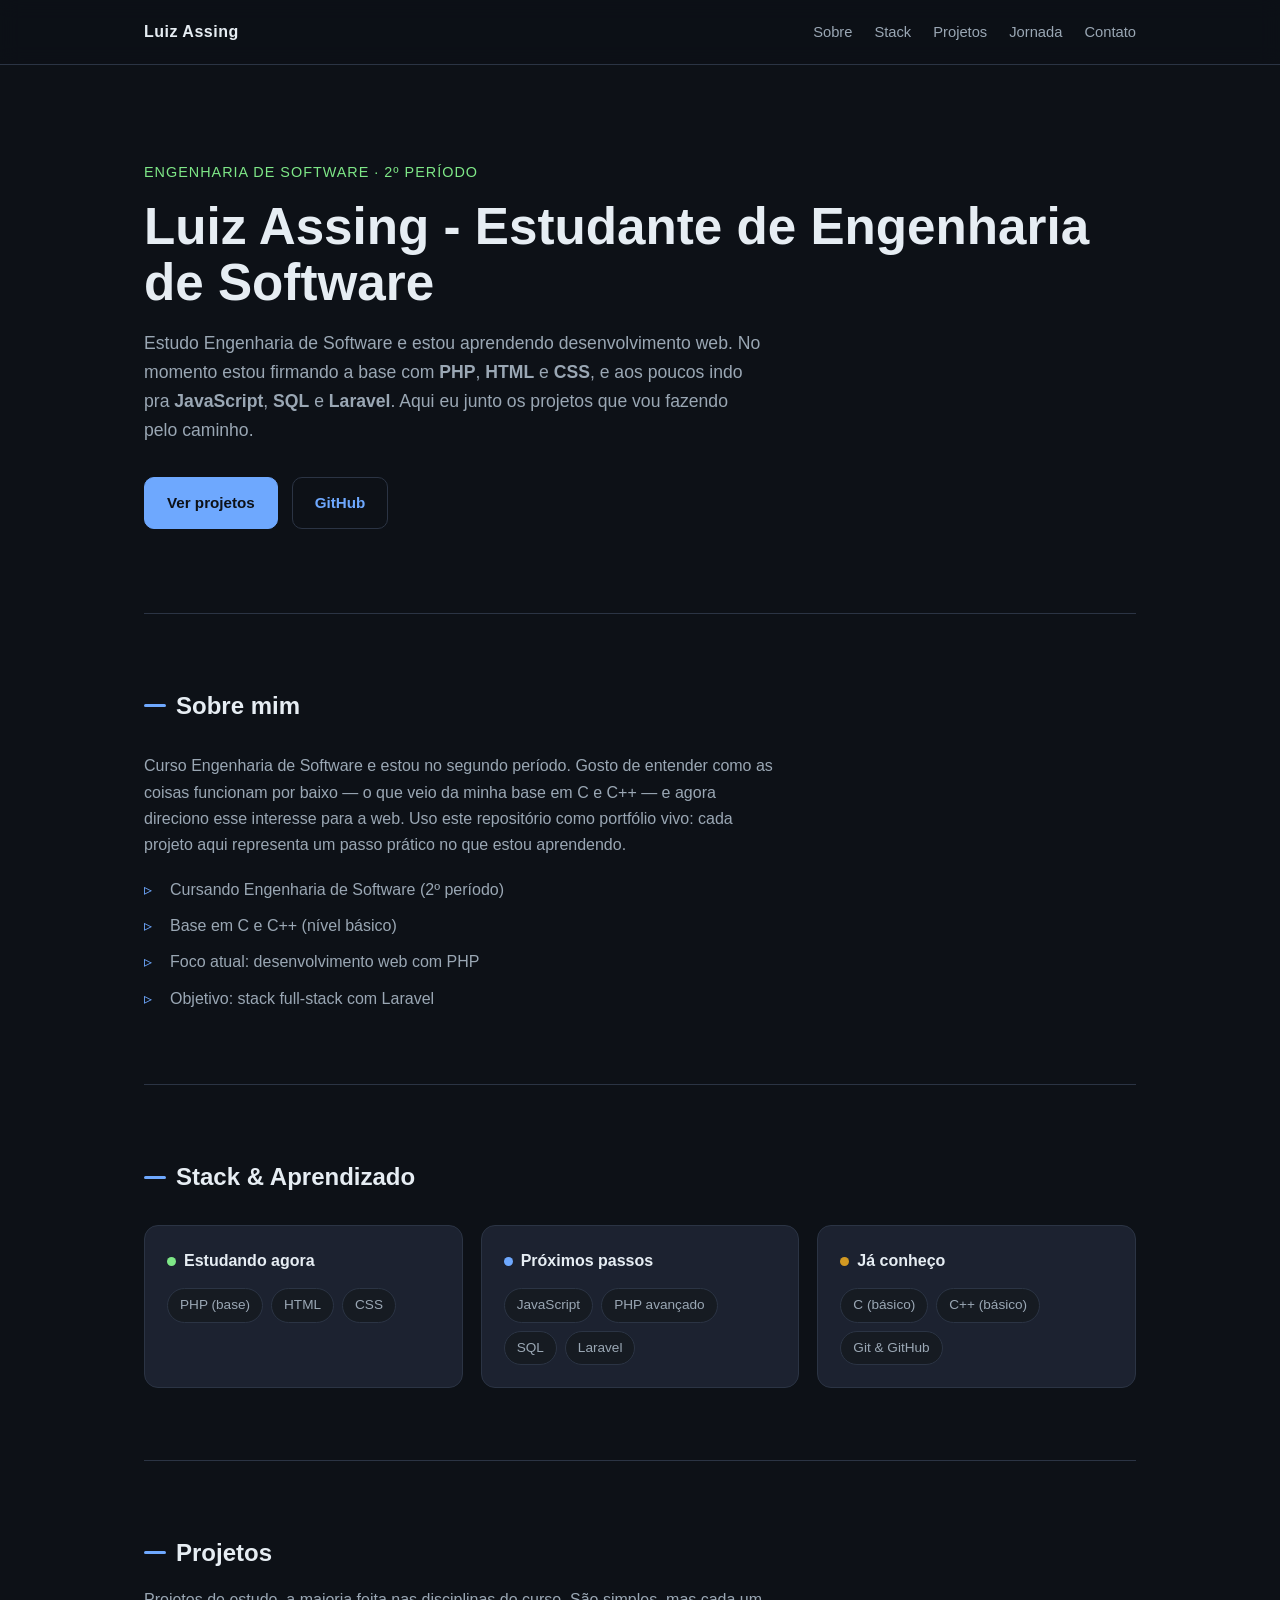
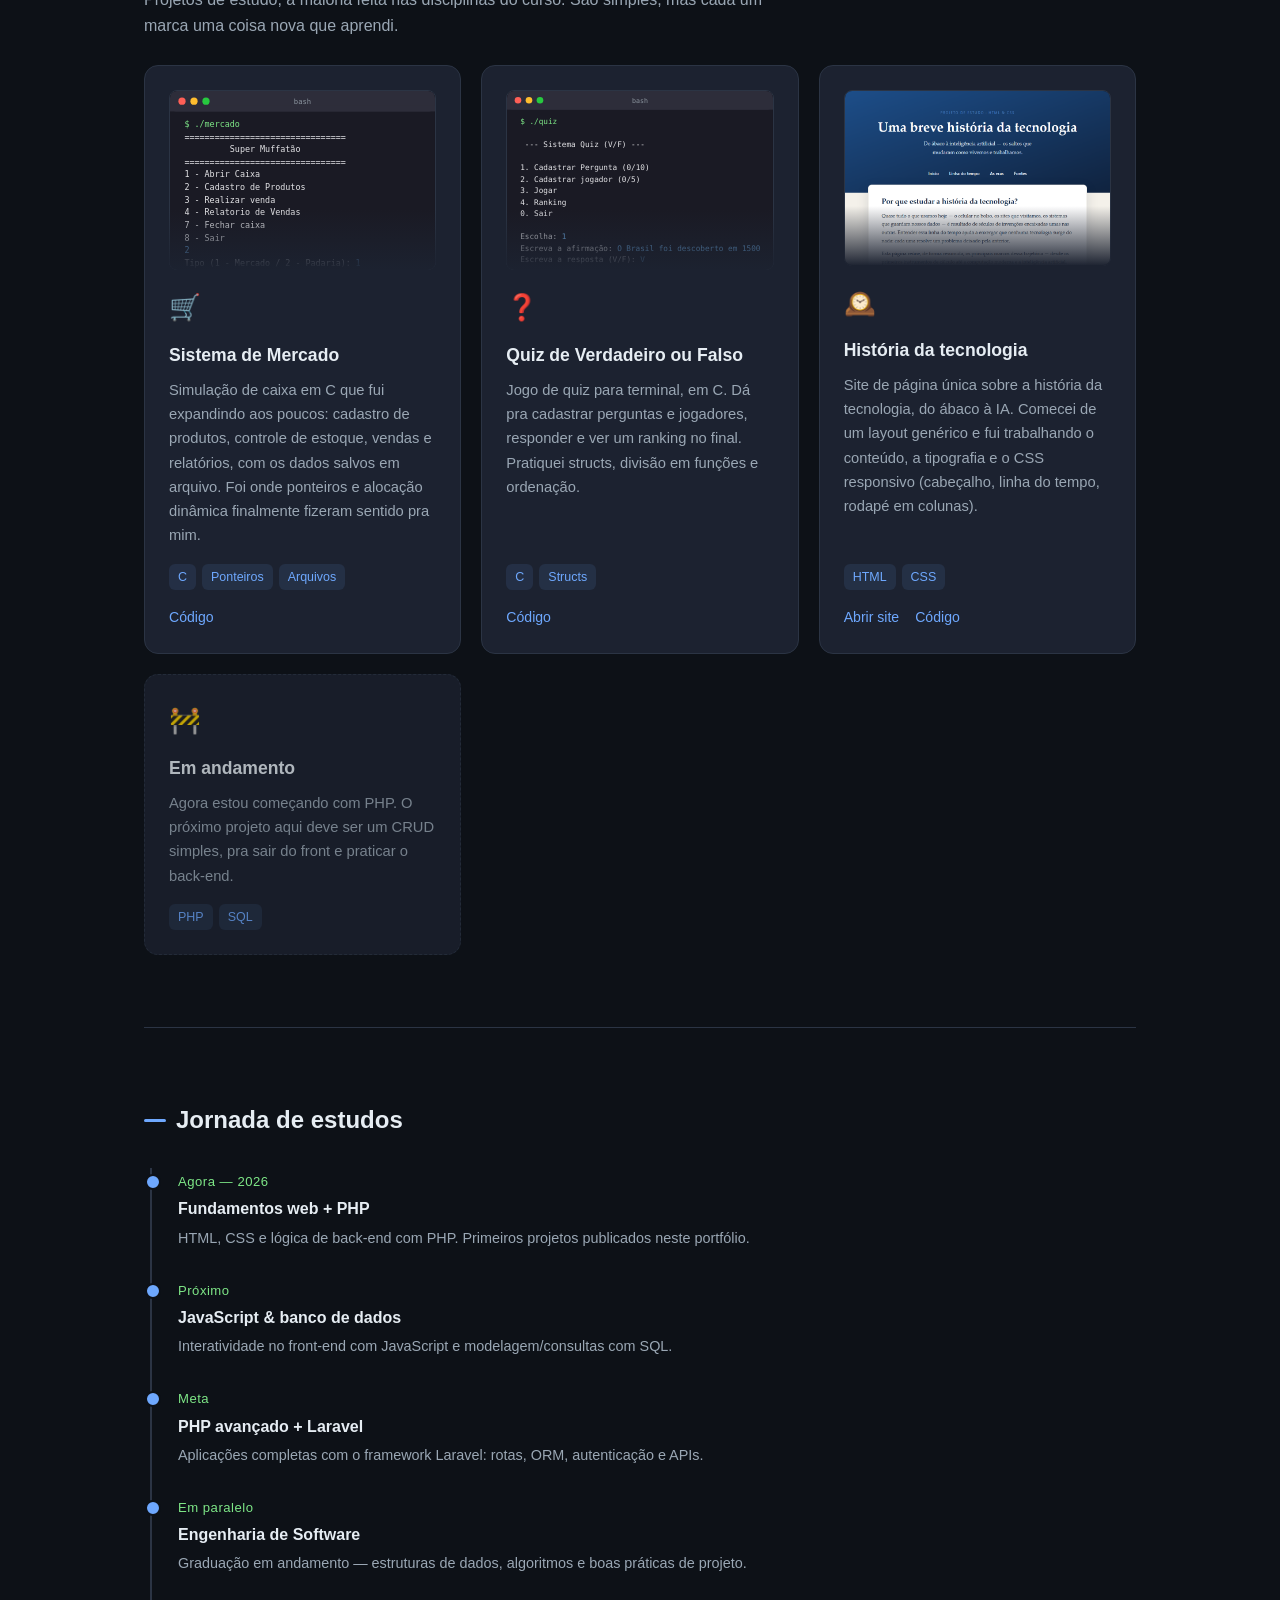
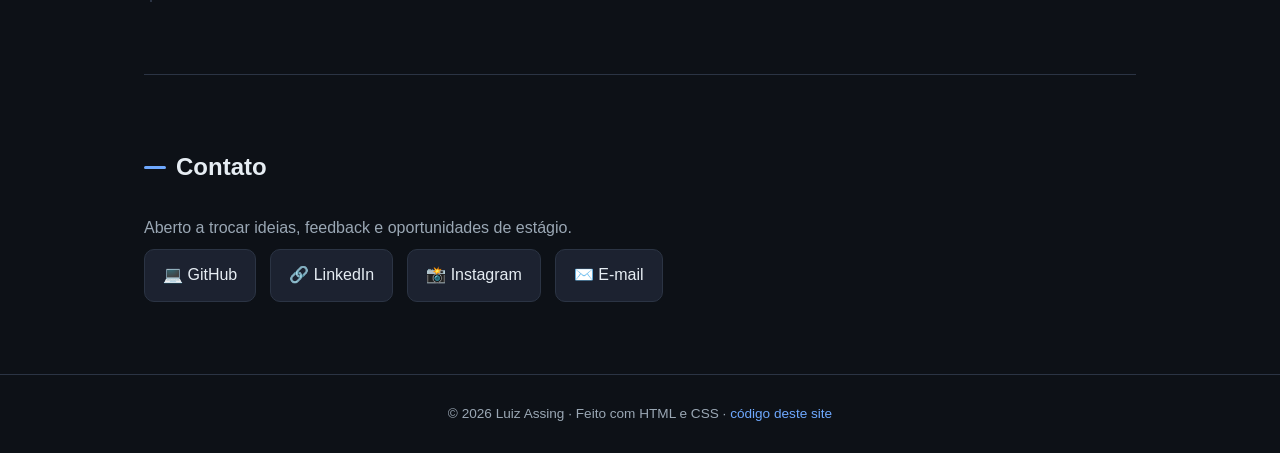
<file: index.html>
<!DOCTYPE html>
<html lang="pt-BR">
<head>
<meta charset="UTF-8" />
<meta name="viewport" content="width=device-width, initial-scale=1.0" />
<meta name="description" content="Portfólio de Luiz Assing — estudante de Engenharia de Software. Projetos pessoais em PHP, HTML, CSS, JavaScript e Laravel." />
<meta name="author" content="Luiz Assing" />
<meta property="og:title" content="Luiz Assing — Portfólio" />
<meta property="og:description" content="Estudante de Engenharia de Software. Projetos pessoais em PHP, HTML, CSS, JavaScript e Laravel." />
<meta property="og:type" content="website" />
<title>Luiz Assing — Portfólio</title>
<style>
  :root {
    --bg: #0d1117;
    --bg-soft: #161b22;
    --bg-card: #1c2230;
    --border: #2b3444;
    --text: #e6edf3;
    --text-dim: #9aa7b4;
    --accent: #6ea8fe;
    --accent-2: #7ee787;
    --radius: 14px;
    --max: 1040px;
  }
  * { box-sizing: border-box; margin: 0; padding: 0; }
  html { scroll-behavior: smooth; scroll-padding-top: 80px; }
  body {
    background: var(--bg);
    color: var(--text);
    font-family: -apple-system, BlinkMacSystemFont, "Segoe UI", Roboto, Helvetica, Arial, sans-serif;
    line-height: 1.65;
    -webkit-font-smoothing: antialiased;
  }
  a { color: var(--accent); text-decoration: none; }
  a:hover { text-decoration: underline; }
  .wrap { max-width: var(--max); margin: 0 auto; padding: 0 24px; }
  section { padding: 72px 0; border-top: 1px solid var(--border); }
  h2 {
    font-size: 1.5rem;
    margin-bottom: 28px;
    display: flex;
    align-items: center;
    gap: 10px;
  }
  h2::before { content: ""; width: 22px; height: 3px; background: var(--accent); border-radius: 3px; }

  /* NAV */
  header {
    position: sticky; top: 0; z-index: 50;
    background: rgba(13,17,23,.82);
    backdrop-filter: blur(10px);
    border-bottom: 1px solid var(--border);
  }
  nav { display: flex; align-items: center; justify-content: space-between; height: 64px; }
  nav .brand { font-weight: 700; letter-spacing: .5px; }
  nav ul { display: flex; gap: 22px; list-style: none; }
  nav ul a { color: var(--text-dim); font-size: .92rem; }
  nav ul a:hover { color: var(--text); text-decoration: none; }
  .menu-btn { display: none; background: none; border: 0; color: var(--text); font-size: 1.5rem; cursor: pointer; }

  /* HERO */
  .hero { padding: 96px 0 84px; border-top: 0; }
  .hero .tag { color: var(--accent-2); font-size: .9rem; letter-spacing: 1px; text-transform: uppercase; }
  .hero h1 { font-size: clamp(2rem, 6vw, 3.2rem); line-height: 1.1; margin: 14px 0 18px; }
  .hero p.lead { font-size: 1.1rem; color: var(--text-dim); max-width: 620px; }
  .cta { margin-top: 32px; display: flex; gap: 14px; flex-wrap: wrap; }
  .btn {
    display: inline-block; padding: 12px 22px; border-radius: 10px;
    font-weight: 600; font-size: .95rem; border: 1px solid var(--border);
  }
  .btn.primary { background: var(--accent); color: #0d1117; border-color: var(--accent); }
  .btn.primary:hover { filter: brightness(1.08); text-decoration: none; }
  .btn.ghost:hover { border-color: var(--accent); text-decoration: none; }

  /* ABOUT */
  .about-grid { display: grid; grid-template-columns: 1fr; gap: 18px; }
  .fact-list { list-style: none; display: grid; gap: 10px; }
  .fact-list li { padding-left: 26px; position: relative; color: var(--text-dim); }
  .fact-list li::before { content: "▹"; position: absolute; left: 0; color: var(--accent); }

  /* SKILLS */
  .skills-cols { display: grid; grid-template-columns: repeat(auto-fit, minmax(240px, 1fr)); gap: 18px; }
  .skill-card { background: var(--bg-card); border: 1px solid var(--border); border-radius: var(--radius); padding: 22px; }
  .skill-card h3 { font-size: 1rem; margin-bottom: 14px; }
  .skill-card h3 .dot { display: inline-block; width: 9px; height: 9px; border-radius: 50%; margin-right: 8px; }
  .dot.now { background: var(--accent-2); }
  .dot.next { background: var(--accent); }
  .dot.base { background: #d29922; }
  .chips { display: flex; flex-wrap: wrap; gap: 8px; }
  .chip { background: var(--bg-soft); border: 1px solid var(--border); border-radius: 999px; padding: 5px 12px; font-size: .85rem; color: var(--text-dim); }

  /* PROJECTS */
  .proj-grid { display: grid; grid-template-columns: repeat(auto-fit, minmax(280px, 1fr)); gap: 20px; }
  .proj {
    background: var(--bg-card); border: 1px solid var(--border); border-radius: var(--radius);
    padding: 24px; display: flex; flex-direction: column; transition: transform .18s ease, border-color .18s ease;
  }
  .proj:hover { transform: translateY(-4px); border-color: var(--accent); }
  .proj .shot {
    display: block; width: 100%; max-height: 180px;
    object-fit: cover; object-position: top;
    border: 1px solid var(--border); border-radius: 8px;
    margin-bottom: 16px; background: #1a1a24;
  }
  .proj a.shot-link { display: block; position: relative; }
  .proj a.shot-link::after {
    content: ""; position: absolute; left: 0; right: 0; bottom: 16px; height: 60px;
    border-radius: 0 0 8px 8px;
    background: linear-gradient(rgba(28,34,48,0), var(--bg-card));
  }
  .proj a.shot-link:hover .shot { border-color: var(--accent); }
  .proj .ico { font-size: 1.6rem; margin-bottom: 12px; }
  .proj h3 { font-size: 1.1rem; margin-bottom: 8px; }
  .proj p { color: var(--text-dim); font-size: .92rem; flex: 1; }
  .proj .stack { margin-top: 16px; display: flex; flex-wrap: wrap; gap: 6px; }
  .proj .stack span { font-size: .78rem; color: var(--accent); background: rgba(110,168,254,.1); padding: 3px 9px; border-radius: 6px; }
  .proj .links { margin-top: 16px; display: flex; gap: 16px; font-size: .88rem; }
  .proj.placeholder { border-style: dashed; opacity: .75; }

  /* TIMELINE */
  .timeline { border-left: 2px solid var(--border); margin-left: 6px; }
  .timeline li { list-style: none; position: relative; padding: 0 0 26px 26px; }
  .timeline li::before {
    content: ""; position: absolute; left: -7px; top: 6px;
    width: 12px; height: 12px; border-radius: 50%; background: var(--accent); border: 2px solid var(--bg);
  }
  .timeline .when { font-size: .82rem; color: var(--accent-2); letter-spacing: .5px; }
  .timeline h3 { font-size: 1rem; margin: 2px 0 4px; }
  .timeline p { color: var(--text-dim); font-size: .9rem; }

  /* CONTACT */
  .contact-links { display: flex; flex-wrap: wrap; gap: 14px; margin-top: 8px; }
  .contact-links a {
    display: inline-flex; align-items: center; gap: 8px;
    background: var(--bg-card); border: 1px solid var(--border);
    padding: 12px 18px; border-radius: 10px; color: var(--text);
  }
  .contact-links a:hover { border-color: var(--accent); text-decoration: none; }

  footer { border-top: 1px solid var(--border); padding: 28px 0; text-align: center; color: var(--text-dim); font-size: .85rem; }

  /* reveal */
  .reveal { opacity: 0; transform: translateY(16px); transition: opacity .5s ease, transform .5s ease; }
  .reveal.show { opacity: 1; transform: none; }
  @media (prefers-reduced-motion: reduce) { .reveal { opacity: 1; transform: none; } }

  @media (max-width: 700px) {
    nav ul {
      position: absolute; top: 64px; left: 0; right: 0;
      flex-direction: column; gap: 0;
      background: var(--bg-soft); border-bottom: 1px solid var(--border);
      display: none;
    }
    nav ul.open { display: flex; }
    nav ul li { border-top: 1px solid var(--border); }
    nav ul a { display: block; padding: 14px 24px; }
    .menu-btn { display: block; }
  }
</style>
</head>
<body>

<header>
  <div class="wrap">
    <nav>
      <span class="brand">Luiz Assing</span>
      <button class="menu-btn" aria-label="Abrir menu" aria-expanded="false">☰</button>
      <ul id="menu">
        <li><a href="#sobre">Sobre</a></li>
        <li><a href="#stack">Stack</a></li>
        <li><a href="#projetos">Projetos</a></li>
        <li><a href="#jornada">Jornada</a></li>
        <li><a href="#contato">Contato</a></li>
      </ul>
    </nav>
  </div>
</header>

<main class="wrap">

  <section class="hero">
    <p class="tag">Engenharia de Software · 2º período</p>
    <h1>Luiz Assing - Estudante de Engenharia de Software</h1>
    <p class="lead">
      Estudo Engenharia de Software e estou aprendendo desenvolvimento web. No momento estou
      firmando a base com <strong>PHP</strong>, <strong>HTML</strong> e <strong>CSS</strong>, e aos poucos
      indo pra <strong>JavaScript</strong>, <strong>SQL</strong> e <strong>Laravel</strong>. Aqui eu junto os
      projetos que vou fazendo pelo caminho.
    </p>
    <div class="cta">
      <a class="btn primary" href="#projetos">Ver projetos</a>
      <a class="btn ghost" href="https://github.com/LuizAssing" target="_blank" rel="noopener">GitHub</a>
    </div>
  </section>

  <section id="sobre" class="reveal">
    <h2>Sobre mim</h2>
    <div class="about-grid">
      <p style="color:var(--text-dim); max-width:640px;">
        Curso Engenharia de Software e estou no segundo período. Gosto de entender como as
        coisas funcionam por baixo — o que veio da minha base em C e C++ — e agora direciono
        esse interesse para a web. Uso este repositório como portfólio vivo: cada projeto aqui
        representa um passo prático no que estou aprendendo.
      </p>
      <ul class="fact-list">
        <li>Cursando Engenharia de Software (2º período)</li>
        <li>Base em C e C++ (nível básico)</li>
        <li>Foco atual: desenvolvimento web com PHP</li>
        <li>Objetivo: stack full-stack com Laravel</li>
      </ul>
    </div>
  </section>

  <section id="stack" class="reveal">
    <h2>Stack &amp; Aprendizado</h2>
    <div class="skills-cols">
      <div class="skill-card">
        <h3><span class="dot now"></span>Estudando agora</h3>
        <div class="chips">
          <span class="chip">PHP (base)</span>
          <span class="chip">HTML</span>
          <span class="chip">CSS</span>
        </div>
      </div>
      <div class="skill-card">
        <h3><span class="dot next"></span>Próximos passos</h3>
        <div class="chips">
          <span class="chip">JavaScript</span>
          <span class="chip">PHP avançado</span>
          <span class="chip">SQL</span>
          <span class="chip">Laravel</span>
        </div>
      </div>
      <div class="skill-card">
        <h3><span class="dot base"></span>Já conheço</h3>
        <div class="chips">
          <span class="chip">C (básico)</span>
          <span class="chip">C++ (básico)</span>
          <span class="chip">Git &amp; GitHub</span>
        </div>
      </div>
    </div>
  </section>

  <section id="projetos" class="reveal">
    <h2>Projetos</h2>
    <p style="color:var(--text-dim); max-width:640px; margin-top:-14px; margin-bottom:26px;">
      Projetos de estudo, a maioria feita nas disciplinas do curso. São simples, mas
      cada um marca uma coisa nova que aprendi.
    </p>
    <div class="proj-grid">

      <article class="proj">
        <a class="shot-link" href="projetos/sistema-mercado-c/" title="Ver o projeto">
          <img class="shot" src="projetos/sistema-mercado-c/demo.svg" alt="Sistema de Mercado rodando no terminal" loading="lazy" />
        </a>
        <div class="ico">🛒</div>
        <h3>Sistema de Mercado</h3>
        <p>
          Simulação de caixa em C que fui expandindo aos poucos: cadastro de produtos,
          controle de estoque, vendas e relatórios, com os dados salvos em arquivo. Foi
          onde ponteiros e alocação dinâmica finalmente fizeram sentido pra mim.
        </p>
        <div class="stack"><span>C</span><span>Ponteiros</span><span>Arquivos</span></div>
        <div class="links">
          <a href="projetos/sistema-mercado-c/">Código</a>
        </div>
      </article>

      <article class="proj">
        <a class="shot-link" href="projetos/quiz-vf-c/" title="Ver o projeto">
          <img class="shot" src="projetos/quiz-vf-c/demo.svg" alt="Quiz rodando no terminal" loading="lazy" />
        </a>
        <div class="ico">❓</div>
        <h3>Quiz de Verdadeiro ou Falso</h3>
        <p>
          Jogo de quiz para terminal, em C. Dá pra cadastrar perguntas e jogadores, responder
          e ver um ranking no final. Pratiquei structs, divisão em funções e ordenação.
        </p>
        <div class="stack"><span>C</span><span>Structs</span></div>
        <div class="links">
          <a href="projetos/quiz-vf-c/">Código</a>
        </div>
      </article>

      <article class="proj">
        <a class="shot-link" href="projetos/site/" title="Abrir o site">
          <img class="shot" src="projetos/site/preview.png" alt="Site sobre a história da tecnologia" loading="lazy" />
        </a>
        <div class="ico">🕰️</div>
        <h3>História da tecnologia</h3>
        <p>
          Site de página única sobre a história da tecnologia, do ábaco à IA. Comecei
          de um layout genérico e fui trabalhando o conteúdo, a tipografia e o CSS
          responsivo (cabeçalho, linha do tempo, rodapé em colunas).
        </p>
        <div class="stack"><span>HTML</span><span>CSS</span></div>
        <div class="links">
          <a href="projetos/site/" target="_blank" rel="noopener">Abrir site</a>
          <a href="https://github.com/LuizAssing/RepositorioPessoal/tree/main/projetos/site">Código</a>
        </div>
      </article>

      <article class="proj placeholder">
        <div class="ico">🚧</div>
        <h3>Em andamento</h3>
        <p>
          Agora estou começando com PHP. O próximo projeto aqui deve ser um CRUD
          simples, pra sair do front e praticar o back-end.
        </p>
        <div class="stack"><span>PHP</span><span>SQL</span></div>
      </article>

    </div>
  </section>

  <section id="jornada" class="reveal">
    <h2>Jornada de estudos</h2>
    <ul class="timeline">
      <li>
        <span class="when">Agora — 2026</span>
        <h3>Fundamentos web + PHP</h3>
        <p>HTML, CSS e lógica de back-end com PHP. Primeiros projetos publicados neste portfólio.</p>
      </li>
      <li>
        <span class="when">Próximo</span>
        <h3>JavaScript &amp; banco de dados</h3>
        <p>Interatividade no front-end com JavaScript e modelagem/consultas com SQL.</p>
      </li>
      <li>
        <span class="when">Meta</span>
        <h3>PHP avançado + Laravel</h3>
        <p>Aplicações completas com o framework Laravel: rotas, ORM, autenticação e APIs.</p>
      </li>
      <li>
        <span class="when">Em paralelo</span>
        <h3>Engenharia de Software</h3>
        <p>Graduação em andamento — estruturas de dados, algoritmos e boas práticas de projeto.</p>
      </li>
    </ul>
  </section>

  <section id="contato" class="reveal">
    <h2>Contato</h2>
    <p style="color:var(--text-dim);">Aberto a trocar ideias, feedback e oportunidades de estágio.</p>
    <div class="contact-links">
      <a href="https://github.com/LuizAssing" target="_blank" rel="noopener">💻 GitHub</a>
      <a href="https://www.linkedin.com/in/luiz-swe" target="_blank" rel="noopener">🔗 LinkedIn</a>
      <a href="https://www.instagram.com/luiz_assing" target="_blank" rel="noopener">📸 Instagram</a>
      <a href="mailto:luiz.r.assing@gmail.com">✉️ E-mail</a>
    </div>
  </section>

</main>

<footer>
  <div class="wrap">
    © <span id="year"></span> Luiz Assing · Feito com HTML e CSS · <a href="https://github.com/LuizAssing/RepositorioPessoal">código deste site</a>
  </div>
</footer>

<script>
  // menu mobile
  var btn = document.querySelector('.menu-btn');
  var menu = document.getElementById('menu');
  btn.addEventListener('click', function () {
    var open = menu.classList.toggle('open');
    btn.setAttribute('aria-expanded', open);
  });
  menu.addEventListener('click', function (e) {
    if (e.target.tagName === 'A') { menu.classList.remove('open'); btn.setAttribute('aria-expanded', false); }
  });

  // ano no rodapé
  document.getElementById('year').textContent = new Date().getFullYear();

  // reveal ao rolar
  var obs = new IntersectionObserver(function (entries) {
    entries.forEach(function (en) {
      if (en.isIntersecting) { en.target.classList.add('show'); obs.unobserve(en.target); }
    });
  }, { threshold: 0.12 });
  document.querySelectorAll('.reveal').forEach(function (el) { obs.observe(el); });
</script>

</body>
</html>
</file>
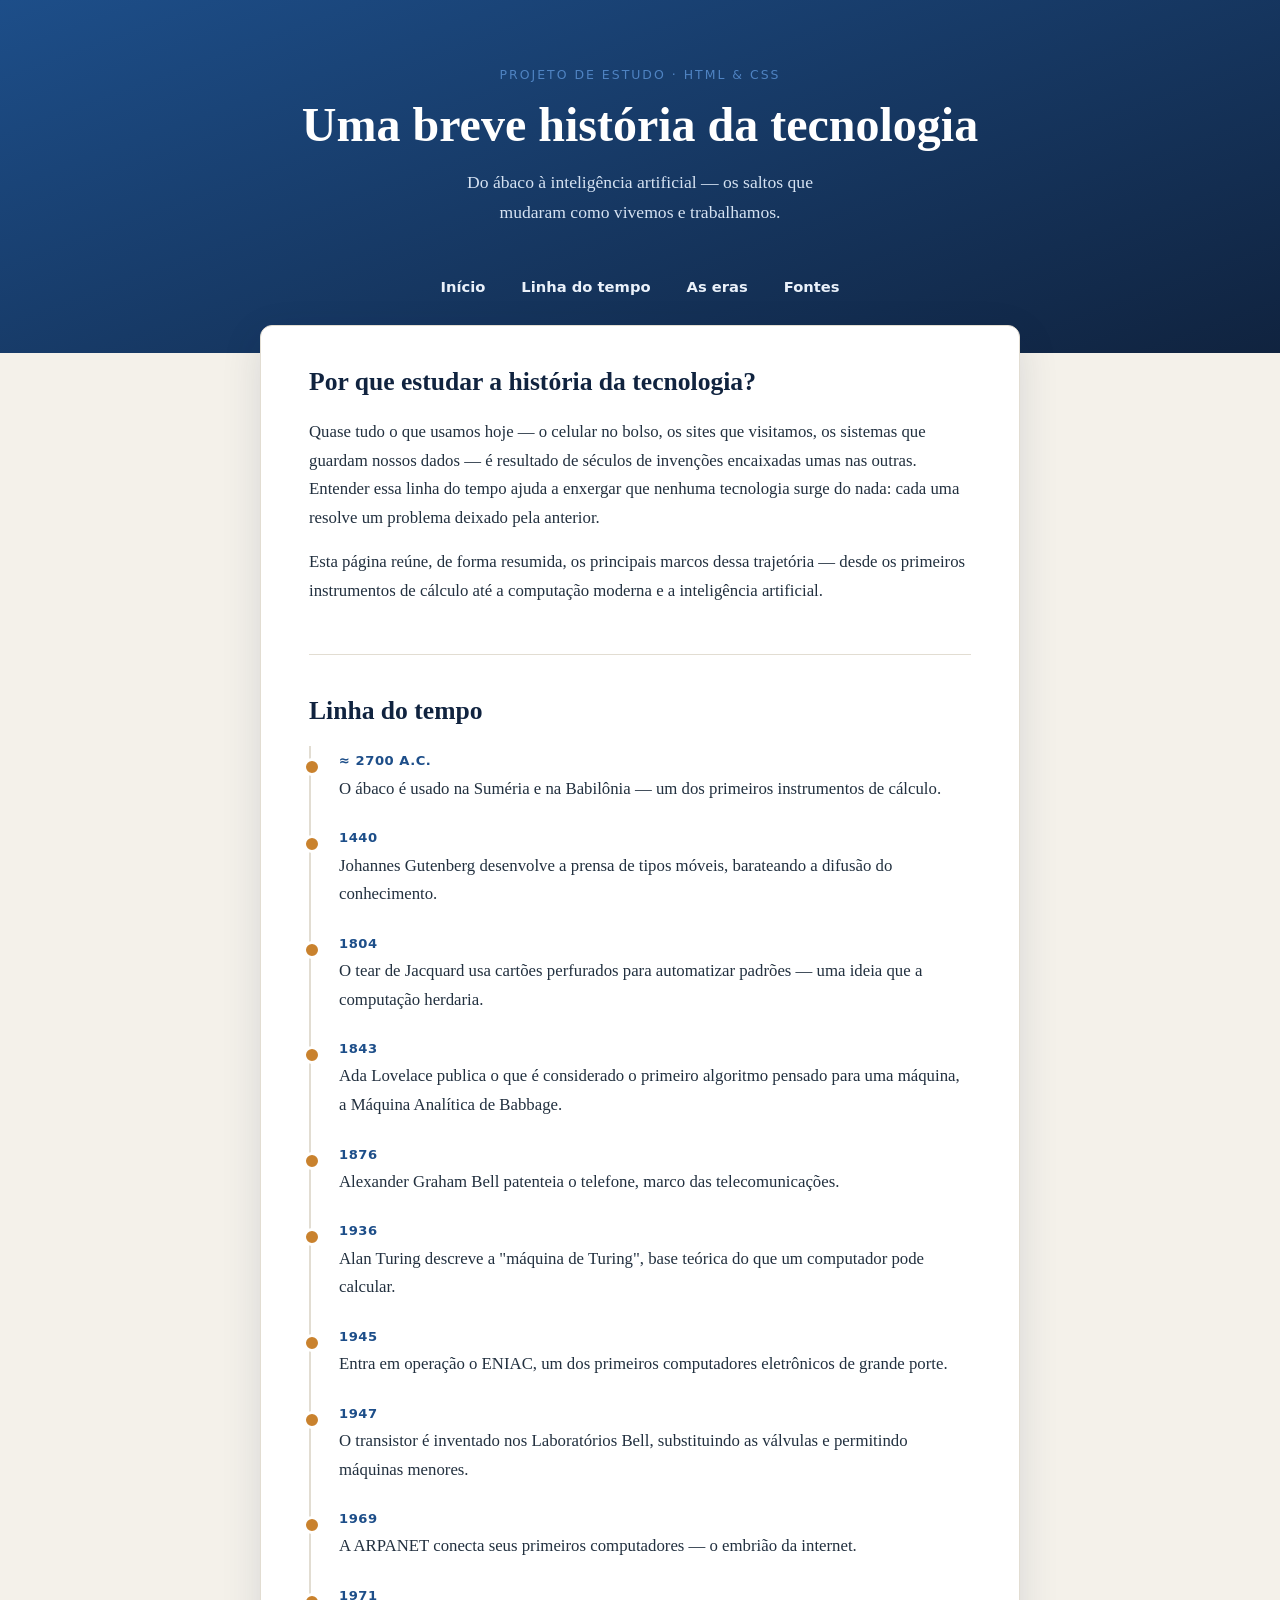
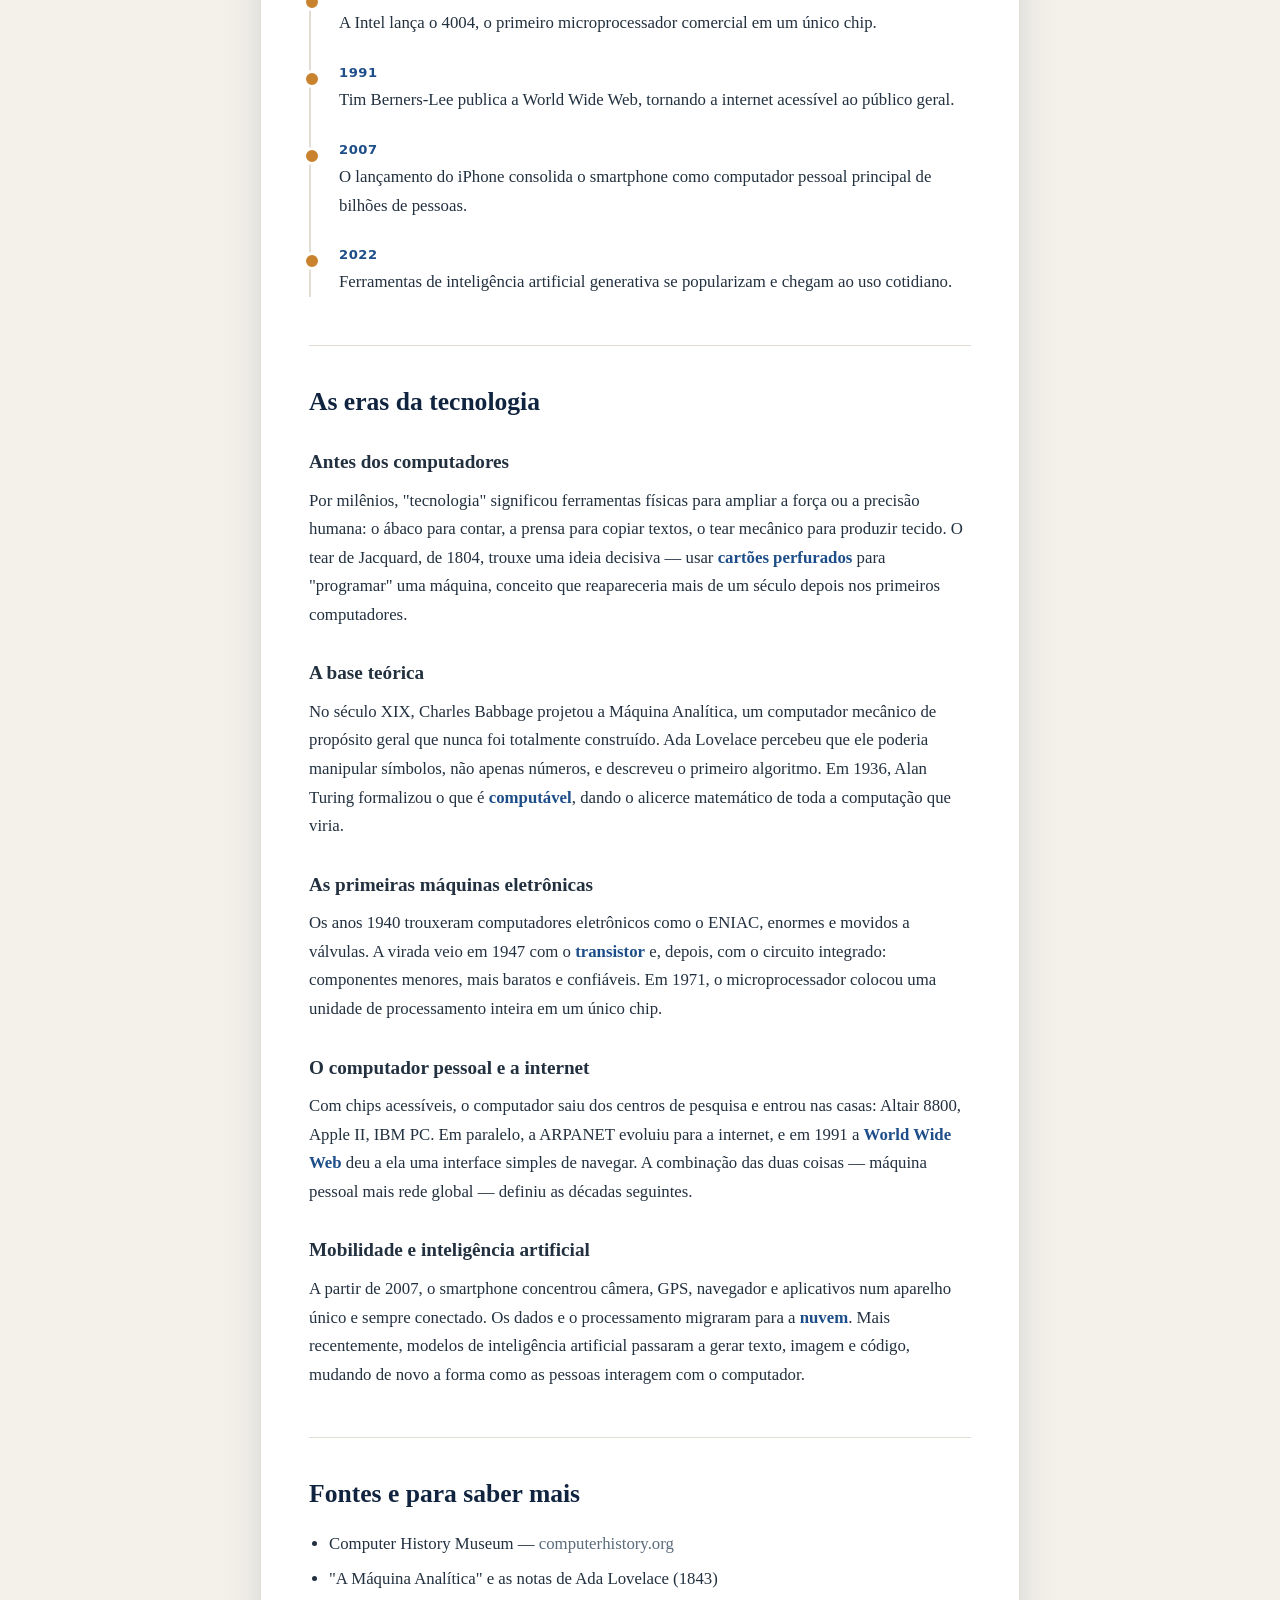
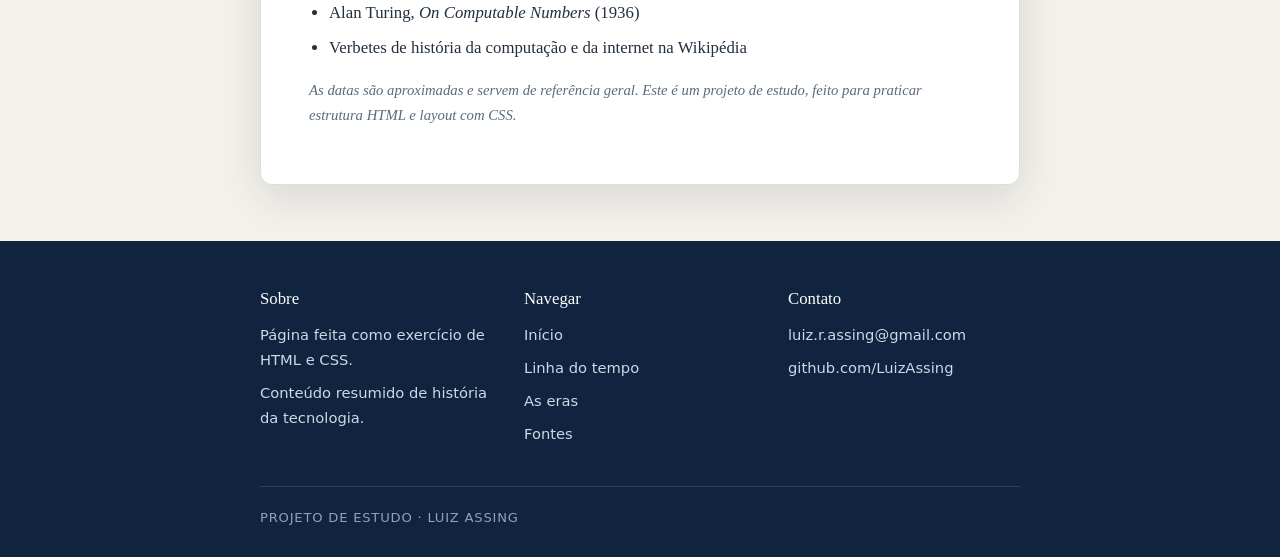
<file: projetos/site/index.html>
<!DOCTYPE html>
<html lang="pt-br">
<head>
    <meta charset="UTF-8">
    <meta name="viewport" content="width=device-width, initial-scale=1.0">
    <meta name="description" content="Uma breve história da tecnologia: do ábaco à inteligência artificial. Projeto de estudo em HTML e CSS.">
    <title>Uma breve história da tecnologia</title>
    <link rel="stylesheet" href="style.css">
</head>
<body>
    <header>
        <div class="header-conteudo">
            <p class="sobrescrito">Projeto de estudo · HTML &amp; CSS</p>
            <h1>Uma breve história da tecnologia</h1>
            <p class="subtitulo">Do ábaco à inteligência artificial — os saltos que mudaram como vivemos e trabalhamos.</p>
        </div>
        <nav>
            <a href="#inicio">Início</a>
            <a href="#linha-do-tempo">Linha do tempo</a>
            <a href="#eras">As eras</a>
            <a href="#fontes">Fontes</a>
        </nav>
    </header>

    <main>
        <section id="inicio">
            <h2>Por que estudar a história da tecnologia?</h2>
            <article>
                <p>
                    Quase tudo o que usamos hoje — o celular no bolso, os sites que
                    visitamos, os sistemas que guardam nossos dados — é resultado de
                    séculos de invenções encaixadas umas nas outras. Entender essa
                    linha do tempo ajuda a enxergar que nenhuma tecnologia surge do
                    nada: cada uma resolve um problema deixado pela anterior.
                </p>
                <p>
                    Esta página reúne, de forma resumida, os principais marcos dessa
                    trajetória — desde os primeiros instrumentos de cálculo até a
                    computação moderna e a inteligência artificial.
                </p>
            </article>
        </section>

        <section id="linha-do-tempo">
            <h2>Linha do tempo</h2>
            <ol class="linha-do-tempo">
                <li>
                    <span class="ano">≈ 2700 a.C.</span>
                    <p>O ábaco é usado na Suméria e na Babilônia — um dos primeiros instrumentos de cálculo.</p>
                </li>
                <li>
                    <span class="ano">1440</span>
                    <p>Johannes Gutenberg desenvolve a prensa de tipos móveis, barateando a difusão do conhecimento.</p>
                </li>
                <li>
                    <span class="ano">1804</span>
                    <p>O tear de Jacquard usa cartões perfurados para automatizar padrões — uma ideia que a computação herdaria.</p>
                </li>
                <li>
                    <span class="ano">1843</span>
                    <p>Ada Lovelace publica o que é considerado o primeiro algoritmo pensado para uma máquina, a Máquina Analítica de Babbage.</p>
                </li>
                <li>
                    <span class="ano">1876</span>
                    <p>Alexander Graham Bell patenteia o telefone, marco das telecomunicações.</p>
                </li>
                <li>
                    <span class="ano">1936</span>
                    <p>Alan Turing descreve a "máquina de Turing", base teórica do que um computador pode calcular.</p>
                </li>
                <li>
                    <span class="ano">1945</span>
                    <p>Entra em operação o ENIAC, um dos primeiros computadores eletrônicos de grande porte.</p>
                </li>
                <li>
                    <span class="ano">1947</span>
                    <p>O transistor é inventado nos Laboratórios Bell, substituindo as válvulas e permitindo máquinas menores.</p>
                </li>
                <li>
                    <span class="ano">1969</span>
                    <p>A ARPANET conecta seus primeiros computadores — o embrião da internet.</p>
                </li>
                <li>
                    <span class="ano">1971</span>
                    <p>A Intel lança o 4004, o primeiro microprocessador comercial em um único chip.</p>
                </li>
                <li>
                    <span class="ano">1991</span>
                    <p>Tim Berners-Lee publica a World Wide Web, tornando a internet acessível ao público geral.</p>
                </li>
                <li>
                    <span class="ano">2007</span>
                    <p>O lançamento do iPhone consolida o smartphone como computador pessoal principal de bilhões de pessoas.</p>
                </li>
                <li>
                    <span class="ano">2022</span>
                    <p>Ferramentas de inteligência artificial generativa se popularizam e chegam ao uso cotidiano.</p>
                </li>
            </ol>
        </section>

        <section id="eras">
            <h2>As eras da tecnologia</h2>

            <article>
                <h3>Antes dos computadores</h3>
                <p>
                    Por milênios, "tecnologia" significou ferramentas físicas para
                    ampliar a força ou a precisão humana: o ábaco para contar, a
                    prensa para copiar textos, o tear mecânico para produzir tecido.
                    O tear de Jacquard, de 1804, trouxe uma ideia decisiva — usar
                    <strong>cartões perfurados</strong> para "programar" uma máquina,
                    conceito que reapareceria mais de um século depois nos primeiros
                    computadores.
                </p>
            </article>

            <article>
                <h3>A base teórica</h3>
                <p>
                    No século XIX, Charles Babbage projetou a Máquina Analítica, um
                    computador mecânico de propósito geral que nunca foi totalmente
                    construído. Ada Lovelace percebeu que ele poderia manipular
                    símbolos, não apenas números, e descreveu o primeiro algoritmo.
                    Em 1936, Alan Turing formalizou o que é <strong>computável</strong>,
                    dando o alicerce matemático de toda a computação que viria.
                </p>
            </article>

            <article>
                <h3>As primeiras máquinas eletrônicas</h3>
                <p>
                    Os anos 1940 trouxeram computadores eletrônicos como o ENIAC,
                    enormes e movidos a válvulas. A virada veio em 1947 com o
                    <strong>transistor</strong> e, depois, com o circuito integrado:
                    componentes menores, mais baratos e confiáveis. Em 1971, o
                    microprocessador colocou uma unidade de processamento inteira
                    em um único chip.
                </p>
            </article>

            <article>
                <h3>O computador pessoal e a internet</h3>
                <p>
                    Com chips acessíveis, o computador saiu dos centros de pesquisa e
                    entrou nas casas: Altair 8800, Apple II, IBM PC. Em paralelo, a
                    ARPANET evoluiu para a internet, e em 1991 a <strong>World Wide
                    Web</strong> deu a ela uma interface simples de navegar. A
                    combinação das duas coisas — máquina pessoal mais rede global —
                    definiu as décadas seguintes.
                </p>
            </article>

            <article>
                <h3>Mobilidade e inteligência artificial</h3>
                <p>
                    A partir de 2007, o smartphone concentrou câmera, GPS, navegador e
                    aplicativos num aparelho único e sempre conectado. Os dados e o
                    processamento migraram para a <strong>nuvem</strong>. Mais
                    recentemente, modelos de inteligência artificial passaram a gerar
                    texto, imagem e código, mudando de novo a forma como as pessoas
                    interagem com o computador.
                </p>
            </article>
        </section>

        <section id="fontes">
            <h2>Fontes e para saber mais</h2>
            <article>
                <ul class="lista-fontes">
                    <li>Computer History Museum — <span>computerhistory.org</span></li>
                    <li>"A Máquina Analítica" e as notas de Ada Lovelace (1843)</li>
                    <li>Alan Turing, <em>On Computable Numbers</em> (1936)</li>
                    <li>Verbetes de história da computação e da internet na Wikipédia</li>
                </ul>
                <p class="nota">
                    As datas são aproximadas e servem de referência geral. Este é um
                    projeto de estudo, feito para praticar estrutura HTML e layout com CSS.
                </p>
            </article>
        </section>
    </main>

    <footer>
        <ul class="colunas-footer">
            <li>
                <ul class="coluna">
                    <li class="titulo-coluna">Sobre</li>
                    <li>Página feita como exercício de HTML e CSS.</li>
                    <li>Conteúdo resumido de história da tecnologia.</li>
                </ul>
            </li>
            <li>
                <ul class="coluna">
                    <li class="titulo-coluna">Navegar</li>
                    <li><a href="#inicio">Início</a></li>
                    <li><a href="#linha-do-tempo">Linha do tempo</a></li>
                    <li><a href="#eras">As eras</a></li>
                    <li><a href="#fontes">Fontes</a></li>
                </ul>
            </li>
            <li>
                <ul class="coluna">
                    <li class="titulo-coluna">Contato</li>
                    <li><a href="mailto:luiz.r.assing@gmail.com">luiz.r.assing@gmail.com</a></li>
                    <li><a href="https://github.com/LuizAssing" target="_blank" rel="noopener">github.com/LuizAssing</a></li>
                </ul>
            </li>
        </ul>
        <p class="assinatura">Projeto de estudo · Luiz Assing</p>
    </footer>
</body>
</html>
</file>
<file: projetos/site/style.css>
/* =========================================================
   Uma breve história da tecnologia — folha de estilo
   Projeto de estudo (HTML + CSS)
   ========================================================= */

:root {
    --azul-escuro: #10233f;
    --azul: #1d4e89;
    --azul-claro: #4f83c2;
    --ambar: #c9822e;
    --tinta: #22303f;
    --tinta-suave: #5a6b7b;
    --papel: #f4f1ea;
    --cartao: #ffffff;
    --linha: #e2ddd2;
    --largura: 760px;
}

* {
    box-sizing: border-box;
}

html {
    scroll-behavior: smooth;
    scroll-padding-top: 24px;
}

body {
    margin: 0;
    background-color: var(--papel);
    color: var(--tinta);
    font-family: "Iowan Old Style", "Palatino Linotype", Palatino, Georgia, serif;
    font-size: 1.05rem;
    line-height: 1.7;
}

/* ---------- Cabeçalho ---------- */

header {
    background-image: linear-gradient(160deg, var(--azul) 0%, var(--azul-escuro) 100%);
    color: #fff;
    text-align: center;
    padding: 64px 20px 44px;
}

.header-conteudo {
    max-width: var(--largura);
    margin: 0 auto;
}

.sobrescrito {
    margin: 0 0 12px;
    font-family: system-ui, -apple-system, "Segoe UI", Roboto, sans-serif;
    font-size: 0.78rem;
    letter-spacing: 0.16em;
    text-transform: uppercase;
    color: var(--azul-claro);
}

header h1 {
    margin: 0;
    font-size: clamp(1.9rem, 5vw, 3rem);
    line-height: 1.15;
}

.subtitulo {
    max-width: 46ch;
    margin: 16px auto 0;
    color: #d5e2f2;
    font-size: 1.1rem;
}

header nav {
    display: flex;
    flex-wrap: wrap;
    justify-content: center;
    gap: 4px;
    margin-top: 36px;
}

header nav a {
    padding: 10px 16px;
    color: #eaf1fa;
    font-family: system-ui, -apple-system, "Segoe UI", Roboto, sans-serif;
    font-size: 0.92rem;
    font-weight: 600;
    text-decoration: none;
    border-radius: 8px;
    transition: background-color 0.2s ease;
}

header nav a:hover,
header nav a:focus-visible {
    background-color: rgba(255, 255, 255, 0.16);
}

/* ---------- Conteúdo ---------- */

main {
    max-width: var(--largura);
    margin: -28px auto 0;
    padding: 40px clamp(20px, 5vw, 48px);
    background-color: var(--cartao);
    border: 1px solid var(--linha);
    border-radius: 12px;
    box-shadow: 0 12px 40px rgba(16, 35, 63, 0.12);
}

section + section {
    margin-top: 48px;
    padding-top: 40px;
    border-top: 1px solid var(--linha);
}

h2 {
    font-size: 1.6rem;
    line-height: 1.25;
    margin: 0 0 20px;
    color: var(--azul-escuro);
}

h3 {
    font-size: 1.2rem;
    margin: 28px 0 8px;
    color: var(--tinta);
}

p {
    margin: 0 0 16px;
}

article strong {
    color: var(--azul);
}

/* ---------- Linha do tempo ---------- */

.linha-do-tempo {
    list-style: none;
    margin: 0;
    padding: 0;
    border-left: 2px solid var(--linha);
}

.linha-do-tempo li {
    position: relative;
    padding: 4px 0 20px 28px;
}

.linha-do-tempo li::before {
    content: "";
    position: absolute;
    left: -8px;
    top: 12px;
    width: 12px;
    height: 12px;
    border-radius: 50%;
    background-color: var(--ambar);
    border: 3px solid var(--cartao);
}

.linha-do-tempo li:last-child {
    padding-bottom: 0;
}

.linha-do-tempo .ano {
    display: block;
    font-family: system-ui, -apple-system, "Segoe UI", Roboto, sans-serif;
    font-size: 0.82rem;
    font-weight: 700;
    letter-spacing: 0.04em;
    text-transform: uppercase;
    color: var(--azul);
}

.linha-do-tempo p {
    margin: 2px 0 0;
}

/* ---------- Fontes ---------- */

.lista-fontes {
    margin: 0 0 16px;
    padding-left: 20px;
}

.lista-fontes li {
    margin-bottom: 6px;
}

.lista-fontes span {
    color: var(--tinta-suave);
}

.nota {
    font-size: 0.92rem;
    color: var(--tinta-suave);
    font-style: italic;
}

/* ---------- Rodapé ---------- */

footer {
    margin-top: 56px;
    background-color: var(--azul-escuro);
    color: #cdd8e6;
    padding: 44px 20px 28px;
    font-family: system-ui, -apple-system, "Segoe UI", Roboto, sans-serif;
    font-size: 0.92rem;
}

.colunas-footer {
    list-style: none;
    max-width: var(--largura);
    margin: 0 auto;
    padding: 0;
    display: flex;
    flex-wrap: wrap;
    gap: 32px;
}

.colunas-footer > li {
    flex: 1 1 200px;
}

.coluna {
    list-style: none;
    margin: 0;
    padding: 0;
}

.coluna li {
    margin-bottom: 8px;
}

.titulo-coluna {
    font-family: "Iowan Old Style", Georgia, serif;
    font-size: 1.05rem;
    color: #fff;
    margin-bottom: 12px;
}

footer a {
    color: #cdd8e6;
    text-decoration: none;
    border-bottom: 1px solid transparent;
    transition: border-color 0.2s ease;
}

footer a:hover,
footer a:focus-visible {
    border-bottom-color: var(--azul-claro);
}

.assinatura {
    max-width: var(--largura);
    margin: 32px auto 0;
    padding-top: 20px;
    border-top: 1px solid rgba(255, 255, 255, 0.12);
    font-size: 0.82rem;
    letter-spacing: 0.06em;
    text-transform: uppercase;
    color: #8ea3bd;
}

/* ---------- Responsivo ---------- */

@media (max-width: 640px) {
    body {
        font-size: 1rem;
    }

    header {
        padding-top: 44px;
    }

    header nav {
        margin-top: 28px;
    }

    main {
        margin-left: 12px;
        margin-right: 12px;
        padding: 28px 20px;
    }

    section + section {
        margin-top: 36px;
        padding-top: 28px;
    }
}

@media (prefers-reduced-motion: reduce) {
    html {
        scroll-behavior: auto;
    }
}
</file>
